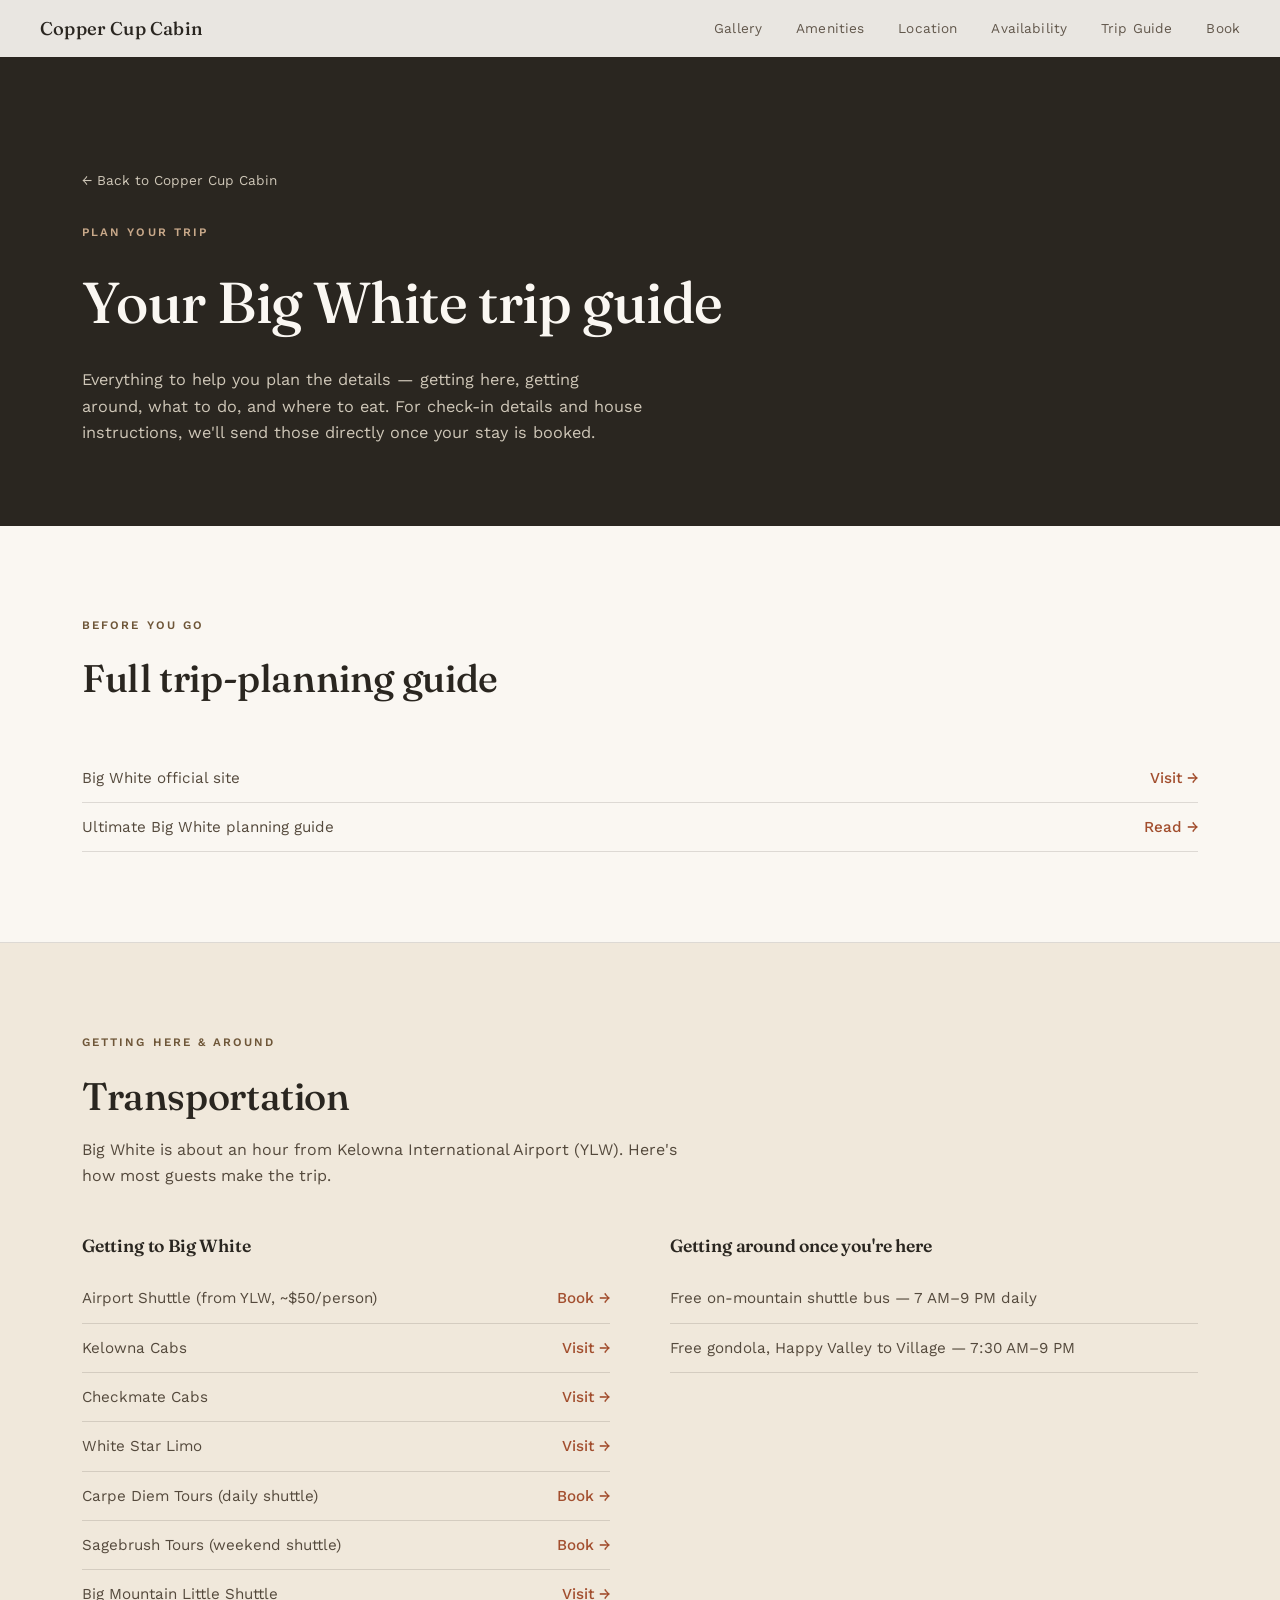
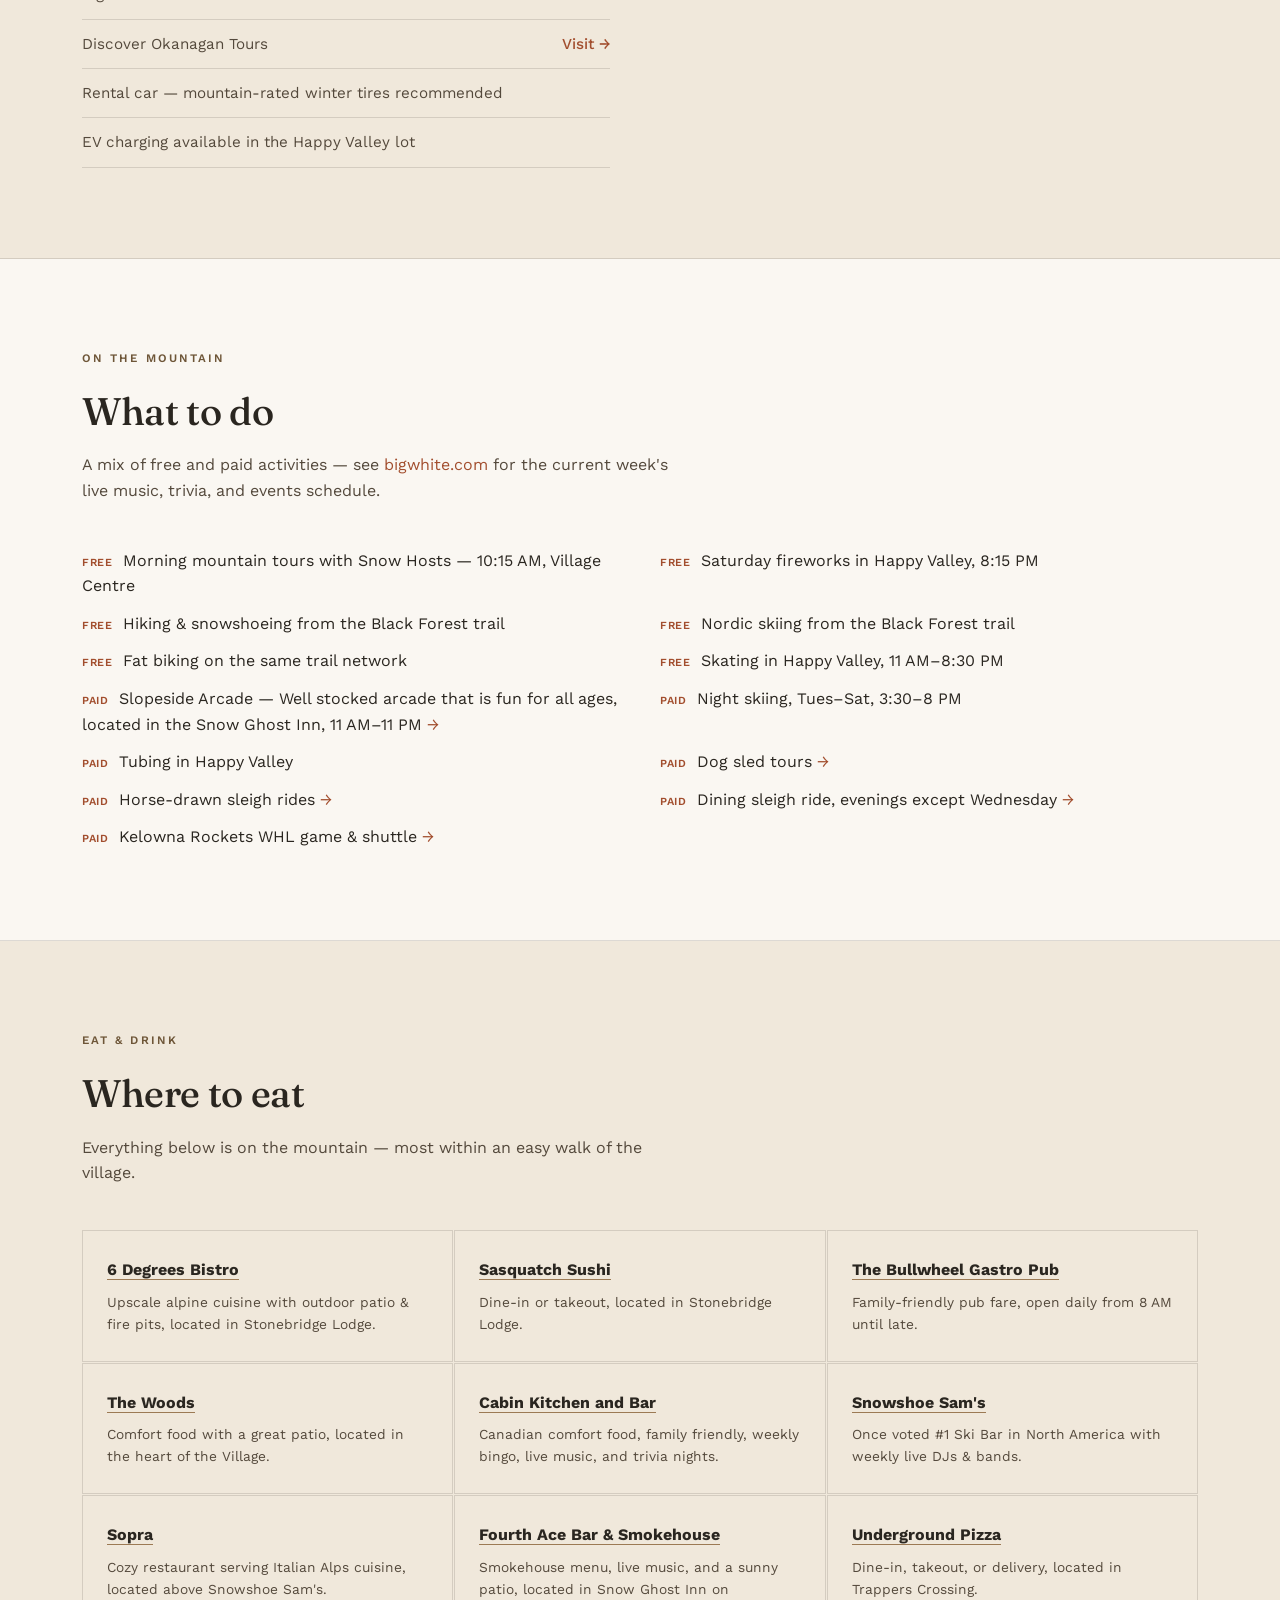
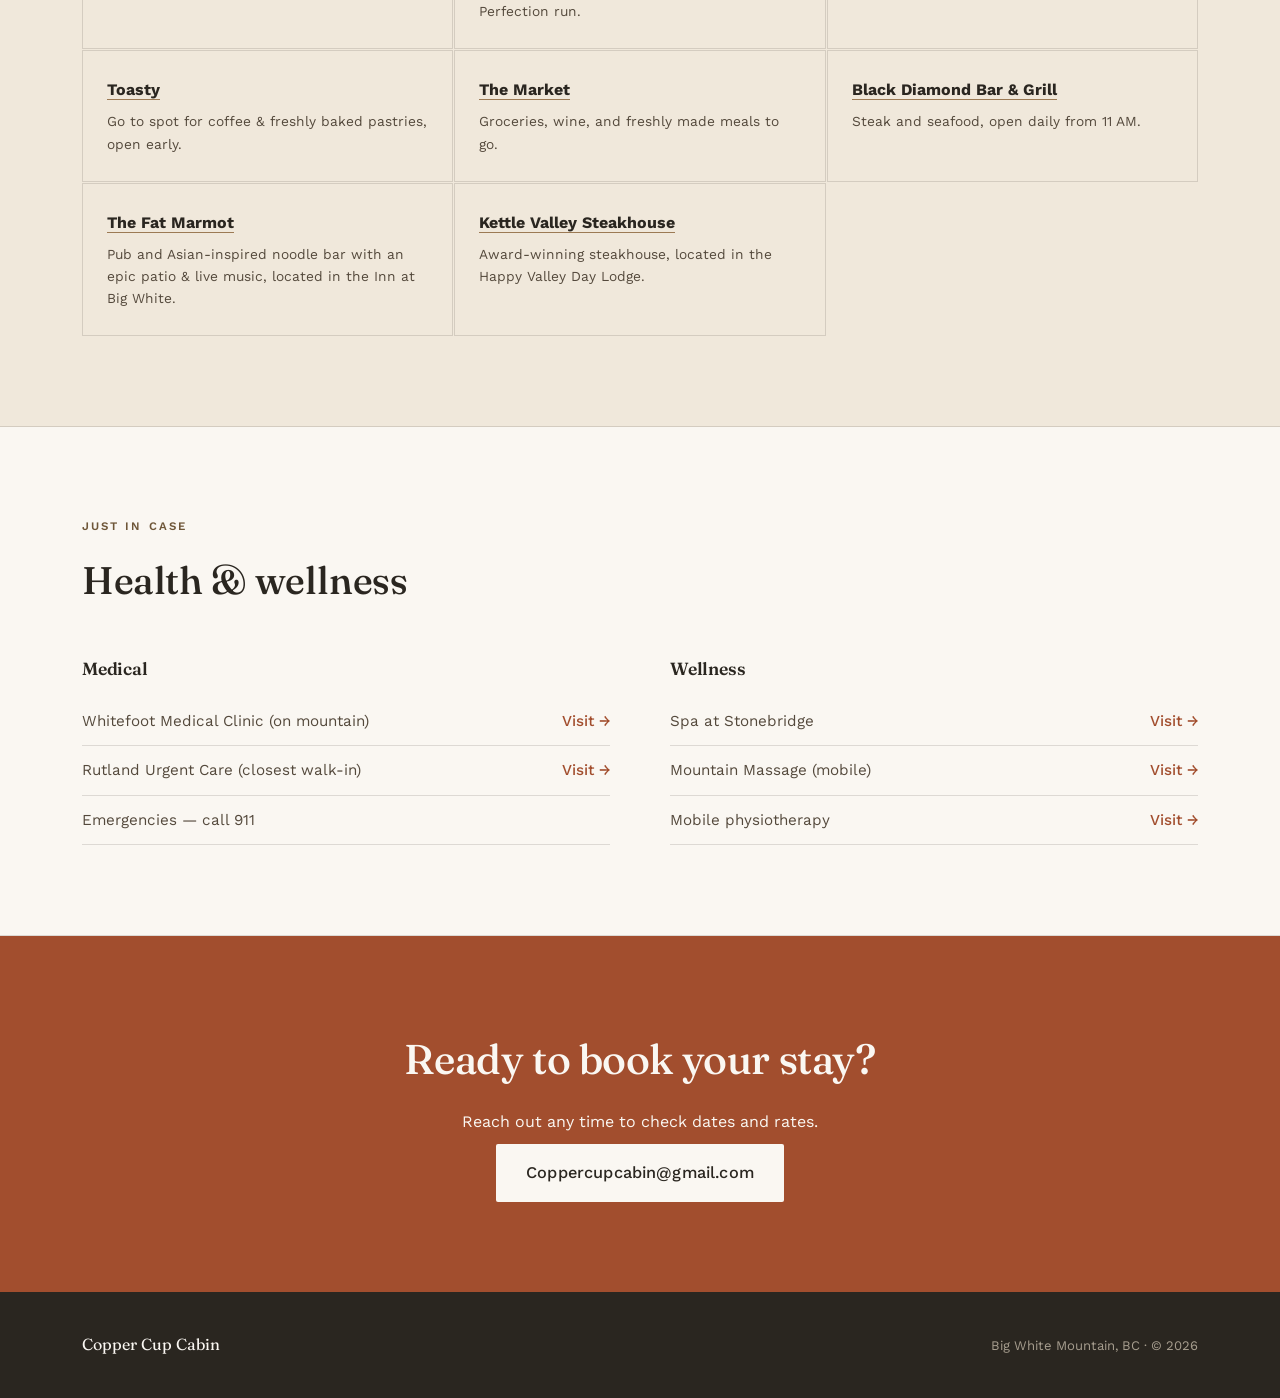
<file: guide.html>
<!DOCTYPE html>
<html lang="en">
<head>
<meta charset="UTF-8">
<meta name="viewport" content="width=device-width, initial-scale=1.0">
<title>Trip Guide — Copper Cup Cabin</title>
<link rel="preconnect" href="https://fonts.googleapis.com">
<link rel="preconnect" href="https://fonts.gstatic.com" crossorigin>
<link href="https://fonts.googleapis.com/css2?family=Fraunces:ital,opsz,wght@0,9..144,300;0,9..144,400;0,9..144,500;0,9..144,600;1,9..144,400&family=Work+Sans:wght@300;400;500;600&display=swap" rel="stylesheet">
<link rel="stylesheet" href="styles.css">
</head>
<body>

<header id="siteHeader" class="scrolled">
  <a class="brand" href="index.html">Copper Cup Cabin</a>
  <nav>
    <a href="index.html#gallery">Gallery</a>
    <a href="index.html#amenities">Amenities</a>
    <a href="index.html#location">Location</a>
    <a href="index.html#availability">Availability</a>
    <a href="guide.html">Trip Guide</a>
    <a href="index.html#book">Book</a>
  </nav>
  <button class="menu-toggle" id="menuToggle" aria-label="Open menu">☰</button>
  <div class="mobile-nav" id="mobileNav">
    <a href="index.html#gallery">Gallery</a>
    <a href="index.html#amenities">Amenities</a>
    <a href="index.html#location">Location</a>
    <a href="index.html#availability">Availability</a>
    <a href="guide.html">Trip Guide</a>
    <a href="index.html#book">Book</a>
  </div>
</header>

<section class="guide-hero">
  <div class="wrap">
    <a class="back-home" href="index.html">← Back to Copper Cup Cabin</a>
    <span class="eyebrow">Plan Your Trip</span>
    <h1 class="display">Your Big White trip guide</h1>
    <p>Everything to help you plan the details — getting here, getting around, what to do, and where to eat. For check-in details and house instructions, we'll send those directly once your stay is booked.</p>
  </div>
</section>

<section class="guide-section">
  <div class="wrap">
    <div class="section-head">
      <span class="eyebrow">Before You Go</span>
      <h2 class="display">Full trip-planning guide</h2>
    </div>
    <div class="guide-block">
      <ul>
        <li>Big White official site <a href="https://www.bigwhite.com" target="_blank" rel="noopener">Visit →</a></li>
        <li>Ultimate Big White planning guide <a href="https://www.lmvrentals.ca/ultimate-big-white-ski-resort-ski-trip-planning-guide-to-canadas-favourite-family-ski-resort/" target="_blank" rel="noopener">Read →</a></li>
      </ul>
    </div>
  </div>
</section>

<section class="guide-section">
  <div class="wrap">
    <div class="section-head">
      <span class="eyebrow">Getting Here &amp; Around</span>
      <h2 class="display">Transportation</h2>
      <p class="lede">Big White is about an hour from Kelowna International Airport (YLW). Here's how most guests make the trip.</p>
    </div>
    <div class="guide-cols">
      <div class="guide-block">
        <h3>Getting to Big White</h3>
        <ul>
          <li>Airport Shuttle (from YLW, ~$50/person) <a href="https://www.bigwhite.com/plan-your-trip/get-big-white/shuttle-transportation/airport-shuttle" target="_blank" rel="noopener">Book →</a></li>
          <li>Kelowna Cabs <a href="https://www.kelownacabs.ca/" target="_blank" rel="noopener">Visit →</a></li>
          <li>Checkmate Cabs <a href="https://www.checkmatecabs.com/" target="_blank" rel="noopener">Visit →</a></li>
          <li>White Star Limo <a href="https://www.whitestarlimo.ca/" target="_blank" rel="noopener">Visit →</a></li>
          <li>Carpe Diem Tours (daily shuttle) <a href="https://carpediemtours.ca/wine-tours/big-white-shuttle-service/" target="_blank" rel="noopener">Book →</a></li>
          <li>Sagebrush Tours (weekend shuttle) <a href="https://www.sagebrushtours.ca/ski-shuttles/big-white-ski-shuttle/" target="_blank" rel="noopener">Book →</a></li>
          <li>Big Mountain Little Shuttle <a href="https://bigmountainlittleshuttle.com/" target="_blank" rel="noopener">Visit →</a></li>
          <li>Discover Okanagan Tours <a href="https://discoverokanagantours.com/private-okanagan-ski-shuttles/how-to-get-to-big-white/" target="_blank" rel="noopener">Visit →</a></li>
          <li>Rental car — mountain-rated winter tires recommended</li>
          <li>EV charging available in the Happy Valley lot</li>
        </ul>
      </div>
      <div class="guide-block">
        <h3>Getting around once you're here</h3>
        <ul>
          <li>Free on-mountain shuttle bus — 7 AM–9 PM daily <span></span></li>
          <li>Free gondola, Happy Valley to Village — 7:30 AM–9 PM</li>
        </ul>
      </div>
    </div>
  </div>
</section>

<section class="guide-section">
  <div class="wrap">
    <div class="section-head">
      <span class="eyebrow">On The Mountain</span>
      <h2 class="display">What to do</h2>
      <p class="lede">A mix of free and paid activities — see <a href="https://www.bigwhite.com/events-activities/winter-activities" target="_blank" rel="noopener" style="color:var(--ember);">bigwhite.com</a> for the current week's live music, trivia, and events schedule.</p>
    </div>
    <div class="activity-list">
      <div><span class="tag">Free</span>Morning mountain tours with Snow Hosts — 10:15 AM, Village Centre</div>
      <div><span class="tag">Free</span>Saturday fireworks in Happy Valley, 8:15 PM</div>
      <div><span class="tag">Free</span>Hiking &amp; snowshoeing from the Black Forest trail</div>
      <div><span class="tag">Free</span>Nordic skiing from the Black Forest trail</div>
      <div><span class="tag">Free</span>Fat biking on the same trail network</div>
      <div><span class="tag">Free</span>Skating in Happy Valley, 11 AM–8:30 PM</div>
      <div><span class="tag">Paid</span>Slopeside Arcade — Well stocked arcade that is fun for all ages, located in the Snow Ghost Inn, 11 AM–11 PM <a href="https://www.slopesidearcade.ca" target="_blank" rel="noopener" style="color:var(--ember);">→</a></div>
      <div><span class="tag">Paid</span>Night skiing, Tues–Sat, 3:30–8 PM</div>
      <div><span class="tag">Paid</span>Tubing in Happy Valley</div>
      <div><span class="tag">Paid</span>Dog sled tours <a href="https://www.bigwhite.com/events-activities/winter-activities/dog-sled-tours" target="_blank" rel="noopener" style="color:var(--ember);">→</a></div>
      <div><span class="tag">Paid</span>Horse-drawn sleigh rides <a href="https://www.bigwhite.com/events-activities/winter-activities/sleigh-rides-group-or-private" target="_blank" rel="noopener" style="color:var(--ember);">→</a></div>
      <div><span class="tag">Paid</span>Dining sleigh ride, evenings except Wednesday <a href="https://www.bigwhite.com/events-activities/winter-activities/horse-drawn-sleigh-dining-tours" target="_blank" rel="noopener" style="color:var(--ember);">→</a></div>
      <div><span class="tag">Paid</span>Kelowna Rockets WHL game &amp; shuttle <a href="https://www.bigwhite.com/events-activities/winter-activities/kelowna-rockets-hockey" target="_blank" rel="noopener" style="color:var(--ember);">→</a></div>
    </div>
  </div>
</section>

<section class="guide-section">
  <div class="wrap">
    <div class="section-head">
      <span class="eyebrow">Eat &amp; Drink</span>
      <h2 class="display">Where to eat</h2>
      <p class="lede">Everything below is on the mountain — most within an easy walk of the village.</p>
    </div>
    <div class="restaurant-grid">
      <div class="restaurant-card"><h4><a href="https://www.sixdegreesbistro.com/" target="_blank" rel="noopener">6 Degrees Bistro</a></h4><p>Upscale alpine cuisine with outdoor patio &amp; fire pits, located in Stonebridge Lodge.</p></div>
      <div class="restaurant-card"><h4><a href="https://sasquatchsushi.com/" target="_blank" rel="noopener">Sasquatch Sushi</a></h4><p>Dine-in or takeout, located in Stonebridge Lodge.</p></div>
      <div class="restaurant-card"><h4><a href="https://thebullwheel.ca/menu-home/" target="_blank" rel="noopener">The Bullwheel Gastro Pub</a></h4><p>Family-friendly pub fare, open daily from 8 AM until late.</p></div>
      <div class="restaurant-card"><h4><a href="https://www.bigwhite.com/explore-big-white/food-dining/restaurants-food-trucks/woods" target="_blank" rel="noopener">The Woods</a></h4><p>Comfort food with a great patio, located in the heart of the Village.</p></div>
      <div class="restaurant-card"><h4><a href="http://www.cabinkitchenbar.ca/" target="_blank" rel="noopener">Cabin Kitchen and Bar</a></h4><p>Canadian comfort food, family friendly, weekly bingo, live music, and trivia nights.</p></div>
      <div class="restaurant-card"><h4><a href="https://www.snowshoesams.com/" target="_blank" rel="noopener">Snowshoe Sam's</a></h4><p>Once voted #1 Ski Bar in North America with weekly live DJs &amp; bands.</p></div>
      <div class="restaurant-card"><h4><a href="https://www.sopraitaliankitchen.com/" target="_blank" rel="noopener">Sopra</a></h4><p>Cozy restaurant serving Italian Alps cuisine, located above Snowshoe Sam's.</p></div>
      <div class="restaurant-card"><h4><a href="https://fourthace.ca/" target="_blank" rel="noopener">Fourth Ace Bar &amp; Smokehouse</a></h4><p>Smokehouse menu, live music, and a sunny patio, located in Snow Ghost Inn on Perfection run.</p></div>
      <div class="restaurant-card"><h4><a href="https://undergroundpizza.ca/" target="_blank" rel="noopener">Underground Pizza</a></h4><p>Dine-in, takeout, or delivery, located in Trappers Crossing.</p></div>
      <div class="restaurant-card"><h4><a href="https://www.toastycafe.ca" target="_blank" rel="noopener">Toasty</a></h4><p>Go to spot for coffee &amp; freshly baked pastries, open early.</p></div>
      <div class="restaurant-card"><h4><a href="https://bigwhitemarket.com/" target="_blank" rel="noopener">The Market</a></h4><p>Groceries, wine, and freshly made meals to go.</p></div>
      <div class="restaurant-card"><h4><a href="https://blackdiamondbarandgrill.com/" target="_blank" rel="noopener">Black Diamond Bar &amp; Grill</a></h4><p>Steak and seafood, open daily from 11 AM.</p></div>
      <div class="restaurant-card"><h4><a href="https://fatmarmot.ca" target="_blank" rel="noopener">The Fat Marmot</a></h4><p>Pub and Asian-inspired noodle bar with an epic patio &amp; live music, located in the Inn at Big White.</p></div>
      <div class="restaurant-card"><h4><a href="https://www.bigwhite.com/explore/food-dining/restaurants-food-trucks-market/kettle-valley-steakhouse" target="_blank" rel="noopener">Kettle Valley Steakhouse</a></h4><p>Award-winning steakhouse, located in the Happy Valley Day Lodge.</p></div>
    </div>
  </div>
</section>

<section class="guide-section">
  <div class="wrap">
    <div class="section-head">
      <span class="eyebrow">Just In Case</span>
      <h2 class="display">Health &amp; wellness</h2>
    </div>
    <div class="guide-cols">
      <div class="guide-block">
        <h3>Medical</h3>
        <ul>
          <li>Whitefoot Medical Clinic (on mountain) <a href="https://www.whitefootclinic.com/" target="_blank" rel="noopener">Visit →</a></li>
          <li>Rutland Urgent Care (closest walk-in) <a href="https://www.interiorhealth.ca/locations/rutland-urgent-and-primary-care-centre" target="_blank" rel="noopener">Visit →</a></li>
          <li>Emergencies — call 911</li>
        </ul>
      </div>
      <div class="guide-block">
        <h3>Wellness</h3>
        <ul>
          <li>Spa at Stonebridge <a href="https://www.bigwhite.com/explore-big-white/mountain-services/spa-stonebridge" target="_blank" rel="noopener">Visit →</a></li>
          <li>Mountain Massage (mobile) <a href="https://bigwhitemountainmassage.com/" target="_blank" rel="noopener">Visit →</a></li>
          <li>Mobile physiotherapy <a href="https://www.dessaullesphysiotherapy.com" target="_blank" rel="noopener">Visit →</a></li>
        </ul>
      </div>
    </div>
  </div>
</section>

<section class="guide-cta">
  <div class="wrap">
    <h2 class="display">Ready to book your stay?</h2>
    <p>Reach out any time to check dates and rates.</p>
    <a class="book-email" href="mailto:Coppercupcabin@gmail.com">Coppercupcabin@gmail.com</a>
  </div>
</section>

<footer>
  <div class="wrap" style="display:flex;justify-content:space-between;width:100%;align-items:center;">
    <span class="f-brand">Copper Cup Cabin</span>
    <span>Big White Mountain, BC · © 2026</span>
  </div>
</footer>

<script>
  const menuToggle = document.getElementById('menuToggle');
  const mobileNav = document.getElementById('mobileNav');
  menuToggle.addEventListener('click', () => {
    mobileNav.classList.toggle('open');
  });
  mobileNav.querySelectorAll('a').forEach(link => {
    link.addEventListener('click', () => mobileNav.classList.remove('open'));
  });
</script>

</body>
</html>
</file>
<file: styles.css>
:root{
    --snow:#FAF7F2;
    --parchment:#F0E8DB;
    --oak:#9C7A54;
    --oak-deep:#6E5638;
    --ink:#2A2620;
    --ink-soft:#54493C;
    --ember:#A24E2E;
    --ember-deep:#833E23;
    --pine:#4B5847;
    --mist:#D8DCD6;
    --line:rgba(42,38,32,0.14);
  }
  *{margin:0;padding:0;box-sizing:border-box;}
  html{scroll-behavior:smooth;}
  body{
    background:var(--snow);
    color:var(--ink);
    font-family:'Work Sans', sans-serif;
    font-weight:400;
    line-height:1.6;
    -webkit-font-smoothing:antialiased;
  }
  h1,h2,h3,.display{
    font-family:'Fraunces', serif;
    font-weight:500;
    letter-spacing:-0.01em;
  }
  a{color:inherit;text-decoration:none;}
  img{display:block;width:100%;height:100%;object-fit:cover;}
  .eyebrow{
    font-family:'Work Sans', sans-serif;
    text-transform:uppercase;
    letter-spacing:0.18em;
    font-size:0.72rem;
    color:var(--oak-deep);
    font-weight:600;
  }
  .wrap{max-width:1180px;margin:0 auto;padding:0 32px;}

  /* NAV */
  header{
    position:fixed;top:0;left:0;right:0;z-index:50;
    display:flex;align-items:center;justify-content:space-between;
    padding:22px 40px;
    mix-blend-mode:normal;
    transition:background 0.3s ease, padding 0.3s ease;
  }
  header.scrolled{
    background:rgba(250,247,242,0.92);
    backdrop-filter:blur(6px);
    padding:14px 40px;
    box-shadow:0 1px 0 var(--line);
  }
  .brand{
    font-family:'Fraunces', serif;
    font-size:1.15rem;
    font-weight:500;
    color:var(--snow);
    letter-spacing:0.01em;
    transition:color 0.3s ease;
  }
  header.scrolled .brand{color:var(--ink);}
  nav{display:flex;gap:34px;}
  nav a{
    font-size:0.85rem;
    color:var(--snow);
    opacity:0.9;
    transition:opacity 0.3s ease, color 0.3s ease;
    letter-spacing:0.01em;
  }
  header.scrolled nav a{color:var(--ink-soft);}
  nav a:hover{opacity:1;}
  @media (max-width:720px){ nav{display:none;} }

  /* HERO */
  .hero{
    position:relative;
    height:100vh;
    min-height:640px;
    overflow:hidden;
    display:flex;
    align-items:flex-end;
  }
  .hero img{
    position:absolute;inset:0;
    filter:saturate(0.92) brightness(0.85);
  }
  .hero::after{
    content:"";
    position:absolute;inset:0;
    background:linear-gradient(180deg, rgba(20,18,14,0.15) 0%, rgba(20,18,14,0.1) 35%, rgba(20,18,14,0.72) 100%);
  }
  .hero-content{
    position:relative;z-index:2;
    color:var(--snow);
    padding:0 40px 72px;
    width:100%;
  }
  .hero-eyebrow{
    font-size:0.78rem;
    text-transform:uppercase;
    letter-spacing:0.22em;
    color:#E7DFD1;
    margin-bottom:18px;
    font-weight:500;
  }
  .hero h1{
    font-size:clamp(2.6rem, 6.4vw, 5.4rem);
    line-height:0.98;
    max-width:900px;
    font-weight:400;
  }
  .hero-sub{
    margin-top:22px;
    font-size:1.05rem;
    max-width:520px;
    color:#EDE7DB;
    font-weight:300;
  }
  .hero-cta{
    display:inline-flex;
    gap:10px;
    align-items:center;
    margin-top:34px;
    padding:15px 28px;
    background:var(--ember);
    color:var(--snow);
    border-radius:2px;
    font-size:0.85rem;
    letter-spacing:0.04em;
    font-weight:500;
    transition:background 0.25s ease, transform 0.25s ease;
  }
  .hero-cta:hover{background:var(--ember-deep);transform:translateY(-1px);}

  /* INTRO */
  .intro{
    background:var(--parchment);
    padding:100px 0 84px;
  }
  .intro-grid{
    display:grid;
    grid-template-columns:1.1fr 0.9fr;
    gap:70px;
    align-items:start;
  }
  .intro h2{font-size:clamp(1.9rem,3vw,2.7rem);margin:14px 0 22px;max-width:14ch;}
  .intro p{color:var(--ink-soft);font-size:1.02rem;max-width:46ch;}
  .stat-list{display:flex;flex-direction:column;gap:0;}
  .stat{
    display:flex;justify-content:space-between;align-items:baseline;
    padding:20px 0;border-bottom:1px solid var(--line);
  }
  .stat:first-child{border-top:1px solid var(--line);}
  .stat-label{font-size:0.92rem;color:var(--ink-soft);}
  .stat-value{font-family:'Fraunces',serif;font-size:1.3rem;}
  @media (max-width:820px){ .intro-grid{grid-template-columns:1fr;gap:40px;} }

  /* GALLERY */
  .gallery{padding:110px 0 40px;}
  .section-head{margin-bottom:52px;}
  .section-head .eyebrow{margin-bottom:14px;display:block;}
  .section-head h2{font-size:clamp(1.9rem,3vw,2.6rem);}
  .mosaic{
    display:grid;
    grid-template-columns:repeat(6,1fr);
    grid-auto-rows:150px;
    gap:14px;
  }
  .mosaic figure{
    overflow:hidden;position:relative;border-radius:2px;
  }
  .mosaic figure img{transition:transform 0.7s cubic-bezier(.2,.7,.2,1);}
  .mosaic figure:hover img{transform:scale(1.055);}
  .m1{grid-column:span 3;grid-row:span 3;}
  .m2{grid-column:span 3;grid-row:span 2;}
  .m3{grid-column:span 3;grid-row:span 2;}
  .m4{grid-column:span 2;grid-row:span 2;}
  .m5{grid-column:span 2;grid-row:span 2;}
  .m6{grid-column:span 2;grid-row:span 2;}
  .m7{grid-column:span 3;grid-row:span 2;}
  .m8{grid-column:span 3;grid-row:span 2;}
  @media (max-width:900px){
    .mosaic{grid-template-columns:repeat(2,1fr);grid-auto-rows:170px;}
    .mosaic figure{grid-column:span 1 !important;grid-row:span 2 !important;}
  }
  @media (max-width:600px){
    .mosaic{grid-template-columns:1fr;grid-auto-rows:260px;}
    .mosaic figure{grid-row:span 1 !important;}
  }

  /* AMENITIES */
  .amenities{background:var(--ink);color:var(--snow);padding:110px 0;}
  .amenities .eyebrow{color:#C9A98A;}
  .amenities h2{color:var(--snow);font-size:clamp(1.9rem,3vw,2.6rem);margin-bottom:10px;}
  .amenities-intro{color:#CFC7B8;max-width:52ch;margin-bottom:56px;font-size:1rem;}
  .amen-grid{
    display:grid;grid-template-columns:repeat(3,1fr);gap:1px;
    background:rgba(255,255,255,0.1);
  }
  .amen-item{
    background:var(--ink);padding:34px 30px;
  }
  .amen-item .num{font-family:'Fraunces',serif;font-size:0.85rem;color:var(--ember);opacity:0.9;display:block;margin-bottom:16px;}
  .amen-item h3{font-size:1.15rem;font-weight:500;margin-bottom:8px;color:var(--snow);}
  .amen-item p{font-size:0.9rem;color:#B9B0A0;}
  @media (max-width:820px){ .amen-grid{grid-template-columns:repeat(2,1fr);} }
  @media (max-width:480px){ .amen-item{padding:24px 18px;} }

  /* LOCATION / TRAIL */
  .location{
    padding:120px 0 130px;
    position:relative;
    background:var(--snow);
  }
  .location .section-head{max-width:60ch;}
  .location p.lede{color:var(--ink-soft);font-size:1.02rem;max-width:56ch;margin-top:-30px;margin-bottom:70px;}
  .trail{
    position:relative;
    padding:20px 0 10px;
  }
  .trail-svg{width:100%;height:70px;display:block;margin-bottom:-8px;}
  .trail-stops{
    display:grid;grid-template-columns:repeat(4,1fr);gap:24px;
  }
  .stop{position:relative;padding-top:6px;}
  .stop .dist{
    font-family:'Fraunces',serif;font-size:1.5rem;color:var(--ember);margin-bottom:6px;
  }
  .stop h4{font-size:1rem;font-weight:600;margin-bottom:8px;}
  .stop p{font-size:0.88rem;color:var(--ink-soft);}
  @media (max-width:820px){
    .trail-stops{grid-template-columns:repeat(2,1fr);row-gap:40px;}
    .trail-svg{display:none;}
  }
  .trail-divider-mobile{
    display:none;
    border-top:2px dotted var(--oak);
    opacity:0.6;
    margin:8px 0 32px;
  }
  @media (max-width:820px){
    .trail-divider-mobile{ display:block; }
  }

  /* AVAILABILITY */
  .availability{
    background:var(--parchment);
    padding:110px 0 120px;
  }
  .avail-top{
    display:flex;justify-content:space-between;align-items:flex-end;
    margin-bottom:40px;flex-wrap:wrap;gap:24px;
  }
  .avail-legend{display:flex;gap:22px;font-size:0.85rem;color:var(--ink-soft);}
  .avail-legend span{display:inline-flex;align-items:center;gap:8px;}
  .dot{width:10px;height:10px;border-radius:50%;display:inline-block;}
  .dot.avail{background:var(--pine);}
  .dot.booked{background:#B7ADA0;}
  .cal-nav{display:flex;align-items:center;gap:16px;}
  .cal-nav button{
    width:36px;height:36px;border:1px solid var(--line);background:transparent;
    border-radius:50%;font-size:1rem;cursor:pointer;color:var(--ink);
    display:flex;align-items:center;justify-content:center;
    transition:background 0.2s ease;
  }
  .cal-nav button:hover{background:rgba(0,0,0,0.05);}
  .cal-nav h3{font-size:1.2rem;min-width:180px;text-align:center;}
  .calendars{
    display:grid;grid-template-columns:repeat(4,1fr);gap:36px;
  }
  @media (max-width:1080px){ .calendars{grid-template-columns:repeat(2,1fr);} }
  @media (max-width:560px){ .calendars{grid-template-columns:1fr;} }
  .cal-card{
    background:var(--snow);border:1px solid var(--line);border-radius:2px;
    padding:26px 26px 30px;
  }
  .cal-month-label{font-family:'Fraunces',serif;font-size:1.05rem;margin-bottom:18px;}
  .cal-grid{
    display:grid;grid-template-columns:repeat(7,1fr);gap:6px;
  }
  .cal-dow{
    font-size:0.68rem;text-transform:uppercase;letter-spacing:0.06em;
    color:var(--ink-soft);text-align:center;padding-bottom:6px;opacity:0.7;
  }
  .cal-day{
    aspect-ratio:1;display:flex;align-items:center;justify-content:center;
    font-size:0.82rem;border-radius:50%;color:var(--ink);position:relative;
  }
  .cal-day.empty{visibility:hidden;}
  .cal-day.booked{
    background:#EDEAE3;color:#AFA595;text-decoration:line-through;
  }
  .cal-day.available{color:var(--pine);font-weight:500;}
  .cal-day.checkin{
    background:linear-gradient(90deg, var(--snow) 50%, #EDEAE3 50%);
    color:var(--ink);font-weight:500;
  }
  .cal-day.checkout{
    background:linear-gradient(90deg, #EDEAE3 50%, var(--snow) 50%);
    color:var(--ink);font-weight:500;
  }
  .avail-note{
    margin-top:30px;font-size:0.85rem;color:var(--ink-soft);max-width:56ch;
  }

  /* BOOK */
  .book{
    background:var(--ember);
    color:var(--snow);
    padding:120px 0;
    text-align:center;
    position:relative;
    overflow:hidden;
  }
  .book h2{font-size:clamp(2.1rem,4.4vw,3.4rem);max-width:16ch;margin:0 auto 22px;}
  .book p{max-width:44ch;margin:0 auto 40px;color:#F3E3D8;font-size:1.02rem;}
  .book-email{
    display:inline-flex;align-items:center;gap:12px;
    background:var(--snow);color:var(--ink);
    padding:18px 34px;border-radius:2px;
    font-size:1.02rem;font-weight:500;letter-spacing:0.01em;
    transition:transform 0.25s ease, background 0.25s ease;
  }
  .book-email:hover{transform:translateY(-2px);background:#fff;}
  .book-note{margin-top:22px;font-size:0.85rem;color:#F3E3D8;opacity:0.85;}

  footer{
    background:var(--ink);color:#A79E8F;
    padding:40px 0;
    display:flex;justify-content:space-between;align-items:center;
    font-size:0.82rem;
  }
  footer .f-brand{font-family:'Fraunces',serif;color:var(--snow);font-size:1rem;}
  @media (max-width:600px){
    footer{flex-direction:column;gap:10px;text-align:center;}
  }

/* GUIDE PAGE */
.guide-hero{
  background:var(--ink);
  color:var(--snow);
  padding:170px 0 80px;
}
.guide-hero .eyebrow{color:#C9A98A;}
.guide-hero h1{font-size:clamp(2.2rem,4.8vw,3.6rem);color:var(--snow);margin:14px 0 18px;}
.guide-hero p{color:#CFC7B8;max-width:56ch;font-size:1.02rem;}
.back-home{
  display:flex;align-items:center;gap:8px;
  font-size:0.85rem;color:#CFC7B8;margin-bottom:26px;
}
.back-home:hover{color:var(--snow);}

.guide-section{padding:90px 0;border-bottom:1px solid var(--line);}
.guide-section:nth-child(even){background:var(--parchment);}
.guide-section .section-head{margin-bottom:44px;}
.guide-section .section-head p.lede{color:var(--ink-soft);max-width:60ch;margin-top:10px;font-size:1rem;}

.guide-cols{display:grid;grid-template-columns:1fr 1fr;gap:60px;}
@media (max-width:820px){ .guide-cols{grid-template-columns:1fr;gap:40px;} }

.guide-block h3{font-size:1.1rem;margin-bottom:14px;font-weight:600;}
.guide-block ul{list-style:none;}
.guide-block li{
  padding:12px 0;border-bottom:1px solid var(--line);
  font-size:0.95rem;color:var(--ink-soft);
  display:flex;justify-content:space-between;gap:16px;align-items:baseline;
}
.guide-block li a{color:var(--ember);font-weight:500;white-space:nowrap;}
.guide-block li a:hover{color:var(--ember-deep);}

.map-figure{margin-bottom:20px;border-radius:2px;overflow:hidden;border:1px solid var(--line);}
.map-caption{font-size:0.85rem;color:var(--ink-soft);text-align:center;margin-top:10px;}

.restaurant-grid{
  display:grid;grid-template-columns:repeat(3,1fr);gap:1px;
  background:transparent;
}
.restaurant-card{background:var(--snow);padding:26px 24px;border:1px solid var(--line);}
.guide-section:nth-child(even) .restaurant-card{background:var(--parchment);}
.restaurant-card h4{font-size:1rem;margin-bottom:8px;}
.restaurant-card h4 a{color:var(--ink);border-bottom:1px solid var(--oak);}
.restaurant-card h4 a:hover{color:var(--ember);border-color:var(--ember);}
.restaurant-card p{font-size:0.86rem;color:var(--ink-soft);}
@media (max-width:820px){ .restaurant-grid{grid-template-columns:repeat(2,1fr);} }
@media (max-width:560px){ .restaurant-grid{grid-template-columns:1fr;} }

.activity-list{display:grid;grid-template-columns:1fr 1fr;gap:12px 40px;}
@media (max-width:700px){ .activity-list{grid-template-columns:1fr;} }
.activity-list .tag{
  display:inline-block;font-size:0.68rem;text-transform:uppercase;letter-spacing:0.06em;
  color:var(--ember);font-weight:600;margin-right:10px;
}

.guide-cta{
  background:var(--ember);color:var(--snow);text-align:center;padding:90px 0;
}
.guide-cta h2{font-size:clamp(1.8rem,3.4vw,2.6rem);margin-bottom:16px;}
.guide-cta a.book-email{
  display:inline-flex;margin-top:10px;background:var(--snow);color:var(--ink);
  padding:16px 30px;border-radius:2px;font-weight:500;
}

/* LOCATION FLEX ROW (text + trail photo) */
.location-flex-row{
  display:flex; align-items:center; justify-content:space-between;
  gap:16px; margin-bottom:20px;
}
.location-flex-text{ flex:1; min-width:0; order:1; }
.location-flex-image{
  margin:0; max-width:350px; flex-shrink:0; order:2;
}
.location-flex-image img{
  width:100%; height:auto; border-radius:8px;
}
@media (max-width:700px){
  .location-flex-row{ display:block; }
  .location-flex-row::after{ content:""; display:table; clear:both; }
  .location-flex-image{
    float:right;
    width:52%;
    max-width:270px;
    margin:4px 0 16px 18px;
  }
  .location-flex-text .lede{ font-size:0.95rem; }
}

/* MOBILE HAMBURGER MENU */
.menu-toggle{
  display:none;
  background:none;
  border:none;
  font-size:1.7rem;
  line-height:1;
  color:var(--snow);
  cursor:pointer;
  padding:4px 6px;
}
header.scrolled .menu-toggle{ color:var(--ink); }
@media (max-width:720px){
  .menu-toggle{ display:block; }
}

.mobile-nav{
  display:none;
  position:absolute;
  top:100%;
  left:0;
  right:0;
  background:var(--snow);
  flex-direction:column;
  padding:8px 32px 20px;
  box-shadow:0 10px 24px rgba(20,18,14,0.12);
  border-top:1px solid var(--line);
  z-index:49;
}
.mobile-nav.open{ display:flex; }
.mobile-nav a{
  padding:15px 0;
  border-bottom:1px solid var(--line);
  font-size:0.98rem;
  color:var(--ink);
}
.mobile-nav a:last-child{ border-bottom:none; }
</file>
